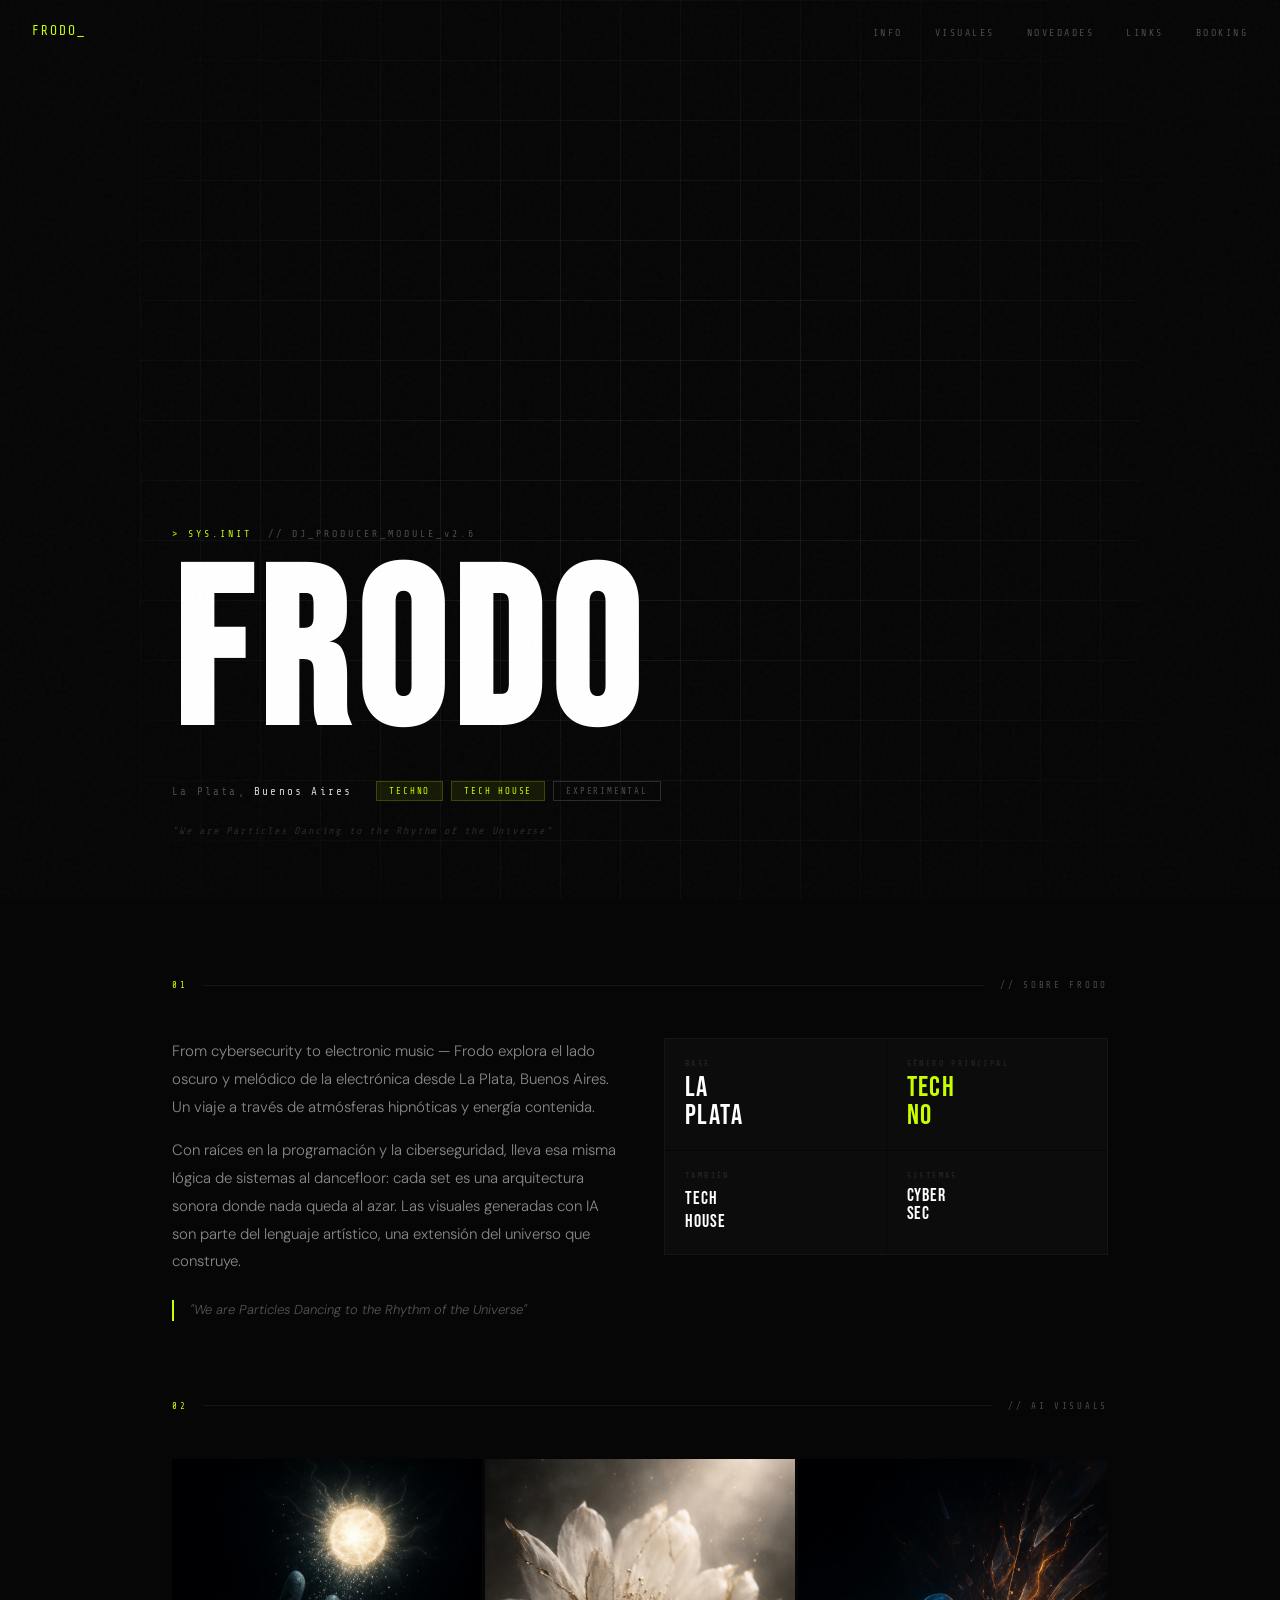
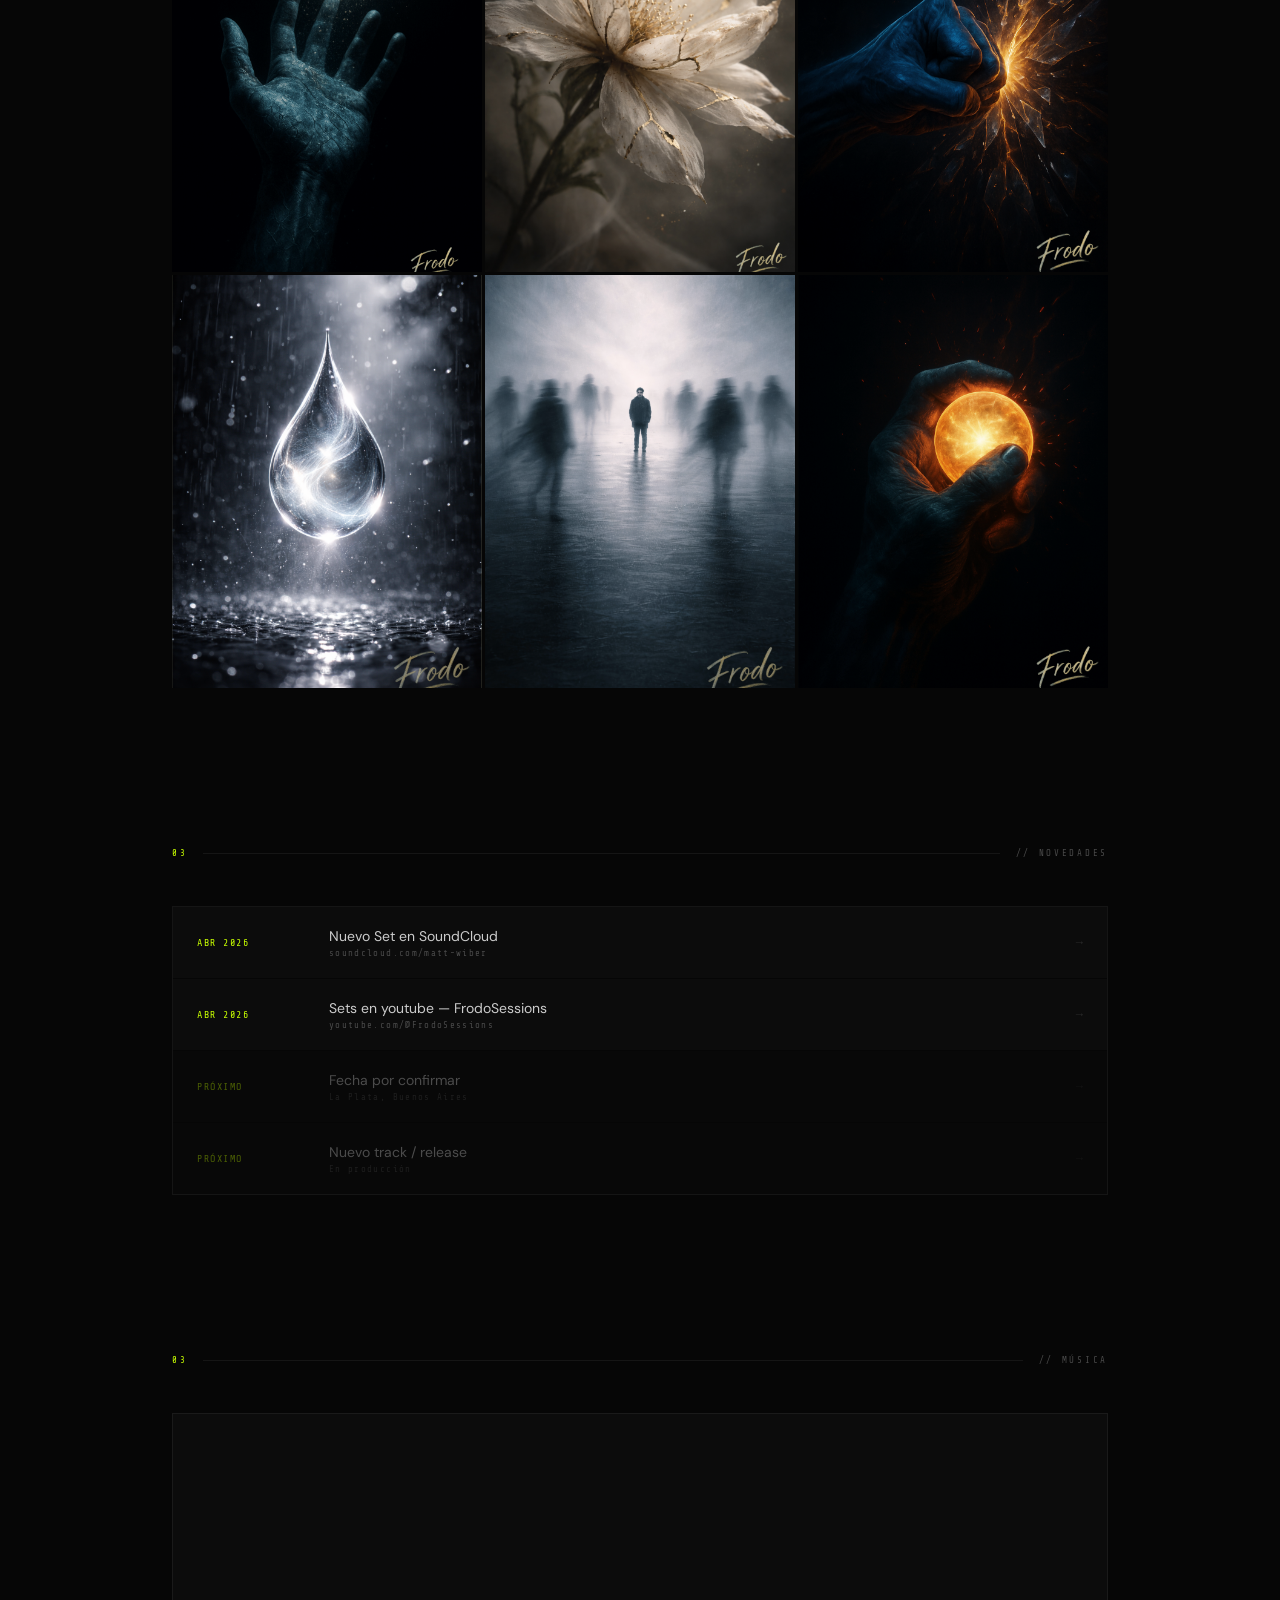
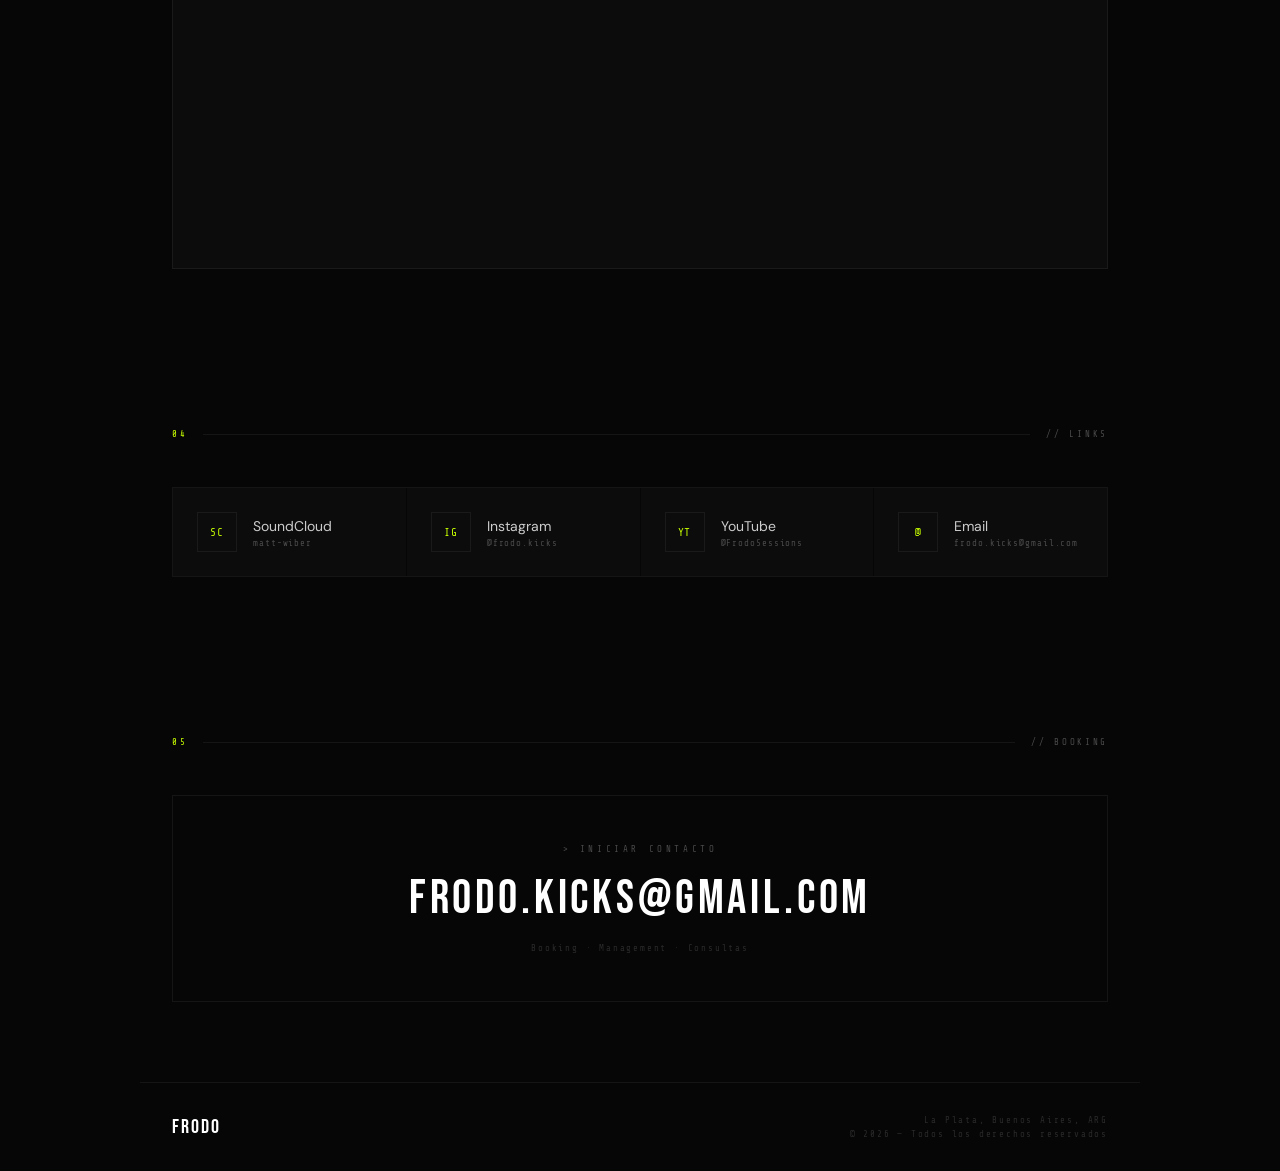
<file: index.html>
<!DOCTYPE html>
<html lang="es">
<head>
  <meta charset="UTF-8" />
  <meta name="viewport" content="width=device-width, initial-scale=1.0" />
  <title>FRODO — DJ / Producer</title>
  <meta name="description" content="FRODO — DJ y productor de techno, tech house y electrónica experimental. La Plata, Buenos Aires." />
  <link rel="preconnect" href="https://fonts.googleapis.com" />
  <link rel="preconnect" href="https://fonts.gstatic.com" crossorigin />
  <link href="https://fonts.googleapis.com/css2?family=Share+Tech+Mono&family=Bebas+Neue&family=DM+Sans:wght@300;400;500&display=swap" rel="stylesheet" />
  <link rel="stylesheet" href="style.css" />


</head>
<body>

  <nav id="nav">
    <a class="nav-logo" href="#">FRODO<span class="blink">_</span></a>
    <ul class="nav-links">
      <li><a href="#bio">Info</a></li>
      <li><a href="#visuals">Visuales</a></li>
      <li><a href="#news">Novedades</a></li>
      <li><a href="#links">Links</a></li>
      <li><a href="#contact">Booking</a></li>
    </ul>
  </nav>

  <!-- HERO -->
  <section class="hero" id="hero">
    <div class="hero-grid"></div>
    <div class="scan"></div>
    <div class="hero-content">
      <p class="hero-sys">> SYS.INIT &nbsp;<span>// DJ_PRODUCER_MODULE_v2.6</span></p>
      <h1 class="hero-name">FRODO</h1>
      <div class="hero-sub">
        <span class="hero-sub-line">La Plata, <strong>Buenos Aires</strong></span>
        <div class="hero-tags">
          <span class="tag active">Techno</span>
          <span class="tag active">Tech House</span>
          <span class="tag">Experimental</span>
        </div>
      </div>
      <p style="font-family: var(--mono); font-size: 10px; color: var(--text-muted); letter-spacing: 0.18em; margin-top: 1.5rem; opacity: 0; animation: fade-up 0.6s ease forwards 0.9s; font-style: italic;">"We are Particles Dancing to the Rhythm of the Universe"</p>
    </div>
  </section>

  <!-- BIO -->
  <section id="bio">
    <div class="section-header">
      <span class="section-num">01</span>
      <div class="section-line"></div>
      <span class="section-title">// Sobre Frodo</span>
    </div>
    <div class="bio-grid">
      <div class="bio-text">
          <p>From cybersecurity to electronic music — Frodo explora el lado oscuro y melódico de la electrónica desde La Plata, Buenos Aires. Un viaje a través de atmósferas hipnóticas y energía contenida.</p>
        <p>Con raíces en la programación y la ciberseguridad, lleva esa misma lógica de sistemas al dancefloor: cada set es una arquitectura sonora donde nada queda al azar. Las visuales generadas con IA son parte del lenguaje artístico, una extensión del universo que construye.</p>
        <p style="margin-top: 1.5rem; font-style: italic; color: #555; font-size: 13px; border-left: 2px solid var(--acid); padding-left: 1rem; line-height: 1.6;">"We are Particles Dancing to the Rhythm of the Universe"</p>
      </div>
      <div class="bio-stats">
        <div class="stat-cell">
          <p class="stat-label">Base</p>
          <p class="stat-value">La <br>Plata</p>
        </div>
        <div class="stat-cell">
          <p class="stat-label">Género principal</p>
          <p class="stat-value acid">TECH<br>NO</p>
        </div>
        <div class="stat-cell">
          <p class="stat-label">También</p>
          <p class="stat-value" style="font-size:18px; line-height:1.3">TECH<br>HOUSE</p>
        </div>
        <div class="stat-cell">
          <p class="stat-label">Sistemas</p>
          <p class="stat-value" style="font-size:18px">CYBER<br>SEC</p>
        </div>
      </div>
    </div>
  </section>

 <!-- GALLERY -->
<section id="visuals" style="padding-top: 0;">
  <div class="section-header">
    <span class="section-num">02</span>
    <div class="section-line"></div>
    <span class="section-title">// AI Visuals</span>
  </div>
  <div class="gallery-grid">

    <div class="gallery-item">
      <img src="images/visual-01.png" alt="AI Visual 01" />
      <div class="gallery-overlay">
        <span class="gallery-overlay-text">AI_VISUAL_001</span>
      </div>
    </div>

    <div class="gallery-item">
      <img src="images/visual-02.png" alt="AI Visual 02" />
      <div class="gallery-overlay">
        <span class="gallery-overlay-text">AI_VISUAL_002</span>
      </div>
    </div>

    <div class="gallery-item">
      <img src="images/visual-03.png" alt="AI Visual 03" />
      <div class="gallery-overlay">
        <span class="gallery-overlay-text">AI_VISUAL_003</span>
      </div>
    </div>

    <div class="gallery-item">
      <img src="images/visual-04.png" alt="AI Visual 04" />
      <div class="gallery-overlay">
        <span class="gallery-overlay-text">AI_VISUAL_004</span>
      </div>
    </div>

    <div class="gallery-item">
      <img src="images/visual-05.png" alt="AI Visual 05" />
      <div class="gallery-overlay">
        <span class="gallery-overlay-text">AI_VISUAL_005</span>
      </div>
    </div>

    <div class="gallery-item">
      <img src="images/visual-06.png" alt="AI Visual 06" />
      <div class="gallery-overlay">
        <span class="gallery-overlay-text">AI_VISUAL_006</span>
      </div>
    </div>

  </div>
</section>

  <!-- NOVEDADES -->
  <section id="news">
    <div class="section-header">
      <span class="section-num">03</span>
      <div class="section-line"></div>
      <span class="section-title">// Novedades</span>
    </div>
    <div class="news-list">
      <!-- TEMPLATE: copiá este bloque para agregar eventos/canciones nuevas -->
      <a href="https://soundcloud.com/matt-wiber" class="news-item" target="_blank" rel="noopener">
        <span class="news-date">ABR 2026</span>
        <div>
          <p class="news-title">Nuevo Set en SoundCloud</p>
          <p class="news-sub">soundcloud.com/matt-wiber</p>
        </div>
        <span class="news-arrow">→</span>
      </a>
      <a href="https://www.youtube.com/@FrodoSessions" class="news-item" target="_blank" rel="noopener">
        <span class="news-date">ABR 2026</span>
        <div>
          <p class="news-title">Sets en youtube — FrodoSessions</p>
          <p class="news-sub">youtube.com/@FrodoSessions</p>
        </div>
        <span class="news-arrow">→</span>
      </a>
      <!-- Placeholder futuros -->
      <div class="news-item placeholder">
        <span class="news-date">PRÓXIMO</span>
        <div>
          <p class="news-title">Fecha por confirmar</p>
          <p class="news-sub">La Plata, Buenos Aires</p>
        </div>
        <span class="news-arrow">→</span>
      </div>
      <div class="news-item placeholder">
        <span class="news-date">PRÓXIMO</span>
        <div>
          <p class="news-title">Nuevo track / release</p>
          <p class="news-sub">En producción</p>
        </div>
        <span class="news-arrow">→</span>
      </div>
    </div>
  </section>

  <!-- SOUNDCLOUD WIDGET -->
<section id="music">
  <div class="section-header">
    <span class="section-num">03</span>
    <div class="section-line"></div>
    <span class="section-title">// Música</span>
  </div>
  <div class="sc-player">
    <iframe width="100%" height="450" scrolling="no" frameborder="no" allow="autoplay"
      src="https://w.soundcloud.com/player/?url=https%3A//soundcloud.com/matt-wiber&color=%23c8ff00&auto_play=false&hide_related=true&show_comments=false&show_user=true&show_reposts=false&show_teaser=false&visual=false">
    </iframe>
  </div>
</section>

  <!-- LINKS -->
  <section id="links">
    <div class="section-header">
      <span class="section-num">04</span>
      <div class="section-line"></div>
      <span class="section-title">// Links</span>
    </div>
    <div class="links-grid">
      <a class="link-card" href="https://soundcloud.com/matt-wiber" target="_blank" rel="noopener">
        <div class="link-icon">SC</div>
        <div>
          <p class="link-name">SoundCloud</p>
          <p class="link-handle">matt-wiber</p>
        </div>
      </a>
      <a class="link-card" href="https://www.instagram.com/frodo.kicks" target="_blank" rel="noopener">
        <div class="link-icon">IG</div>
        <div>
          <p class="link-name">Instagram</p>
          <p class="link-handle">@frodo.kicks</p>
        </div>
      </a>
      <a class="link-card" href="https://www.youtube.com/@FrodoSessions" target="_blank" rel="noopener">
        <div class="link-icon">YT</div>
        <div>
          <p class="link-name">YouTube</p>
          <p class="link-handle">@FrodoSessions</p>
        </div>
      </a>
      <a class="link-card" href="mailto:frodo.kicks@gmail.com">
        <div class="link-icon">@</div>
        <div>
          <p class="link-name">Email</p>
          <p class="link-handle">frodo.kicks@gmail.com</p>
        </div>
      </a>
    </div>
  </section>

  <!-- CONTACT -->
  <section id="contact">
    <div class="section-header">
      <span class="section-num">05</span>
      <div class="section-line"></div>
      <span class="section-title">// Booking</span>
    </div>
    <div class="contact-wrap">
      <p class="contact-pre">> INICIAR CONTACTO</p>
      <a href="mailto:frodo.kicks@gmail.com" class="contact-email">frodo.kicks@gmail.com</a>
      <p class="contact-note">Booking · Management · Consultas</p>
    </div>
  </section>

  <footer>
    <span class="footer-logo">FRODO</span>
    <div class="footer-meta">
      <p>La Plata, Buenos Aires, ARG</p>
      <p style="margin-top:4px;">&copy; 2026 — Todos los derechos reservados</p>
    </div>
  </footer>

  <script>
    const nav = document.getElementById('nav');
    window.addEventListener('scroll', () => {
      nav.classList.toggle('scrolled', window.scrollY > 40);
    });
  </script>

</body>
</html>
</file>
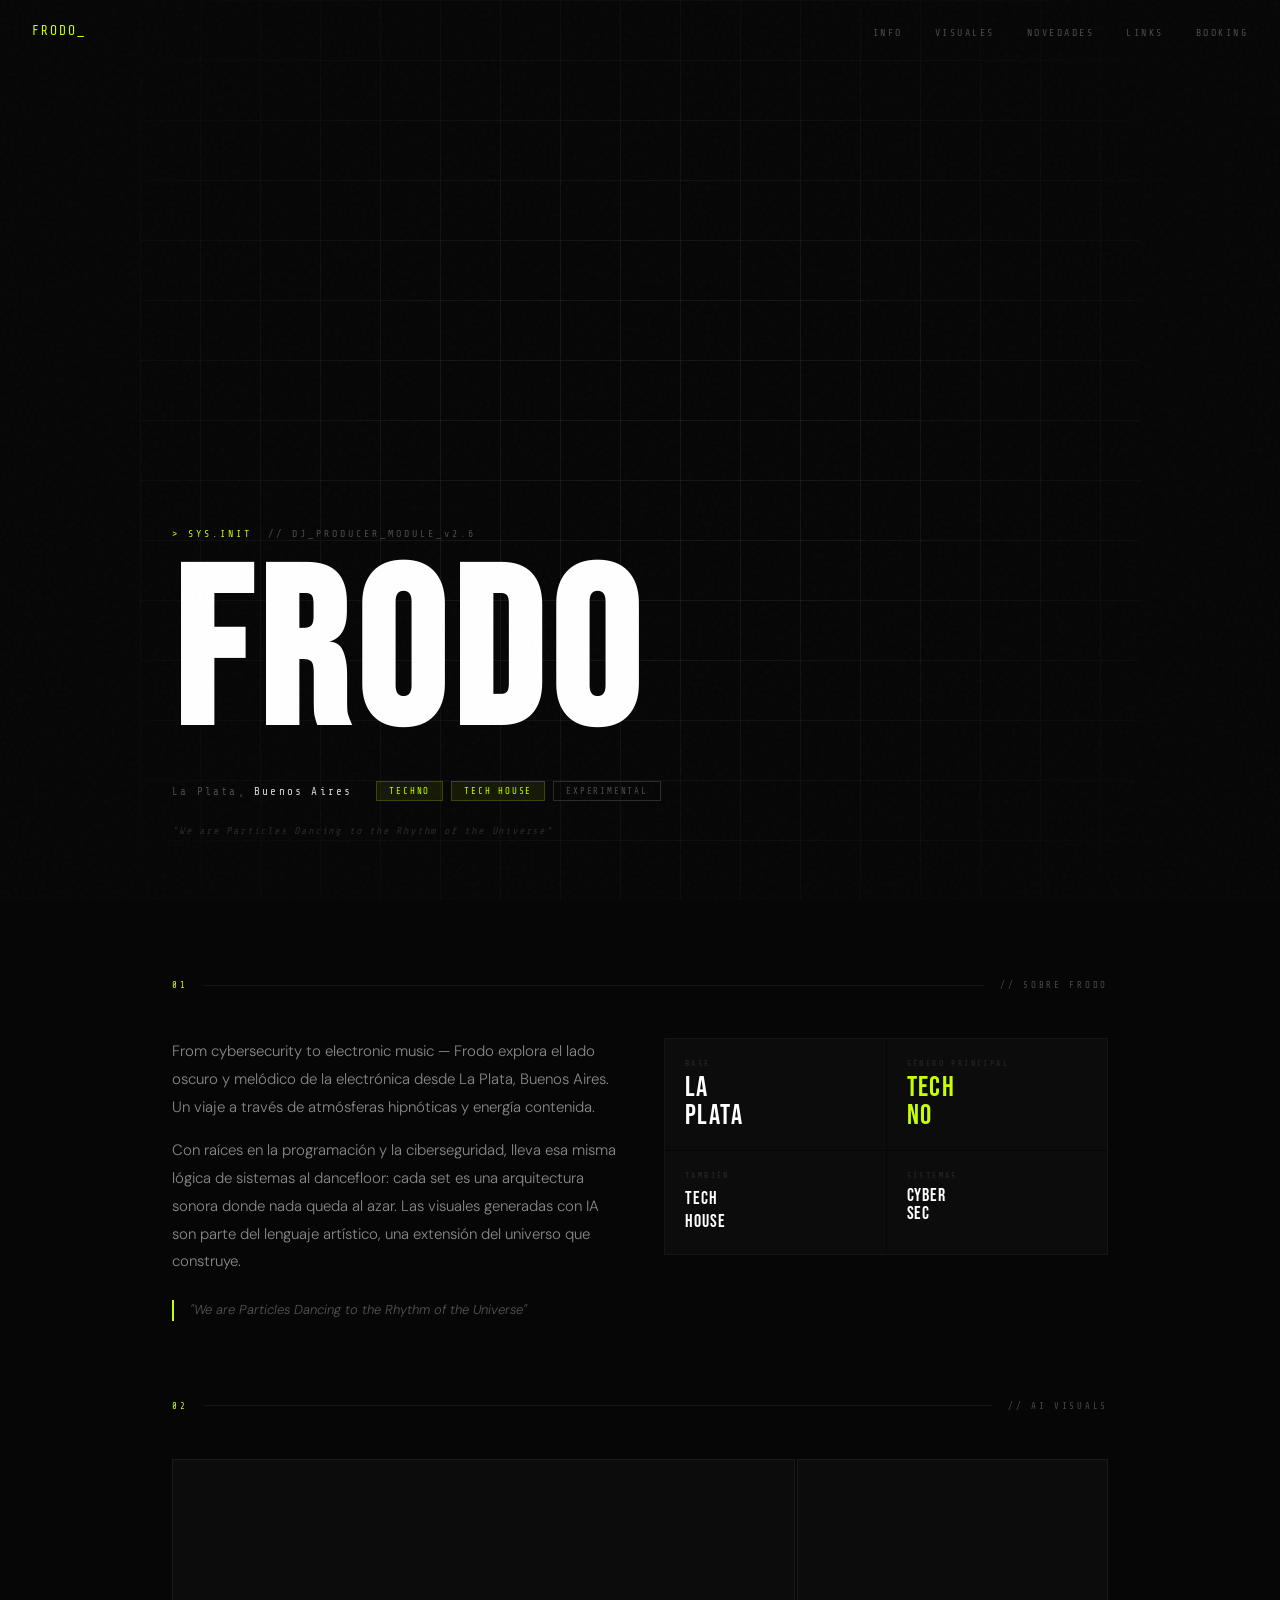
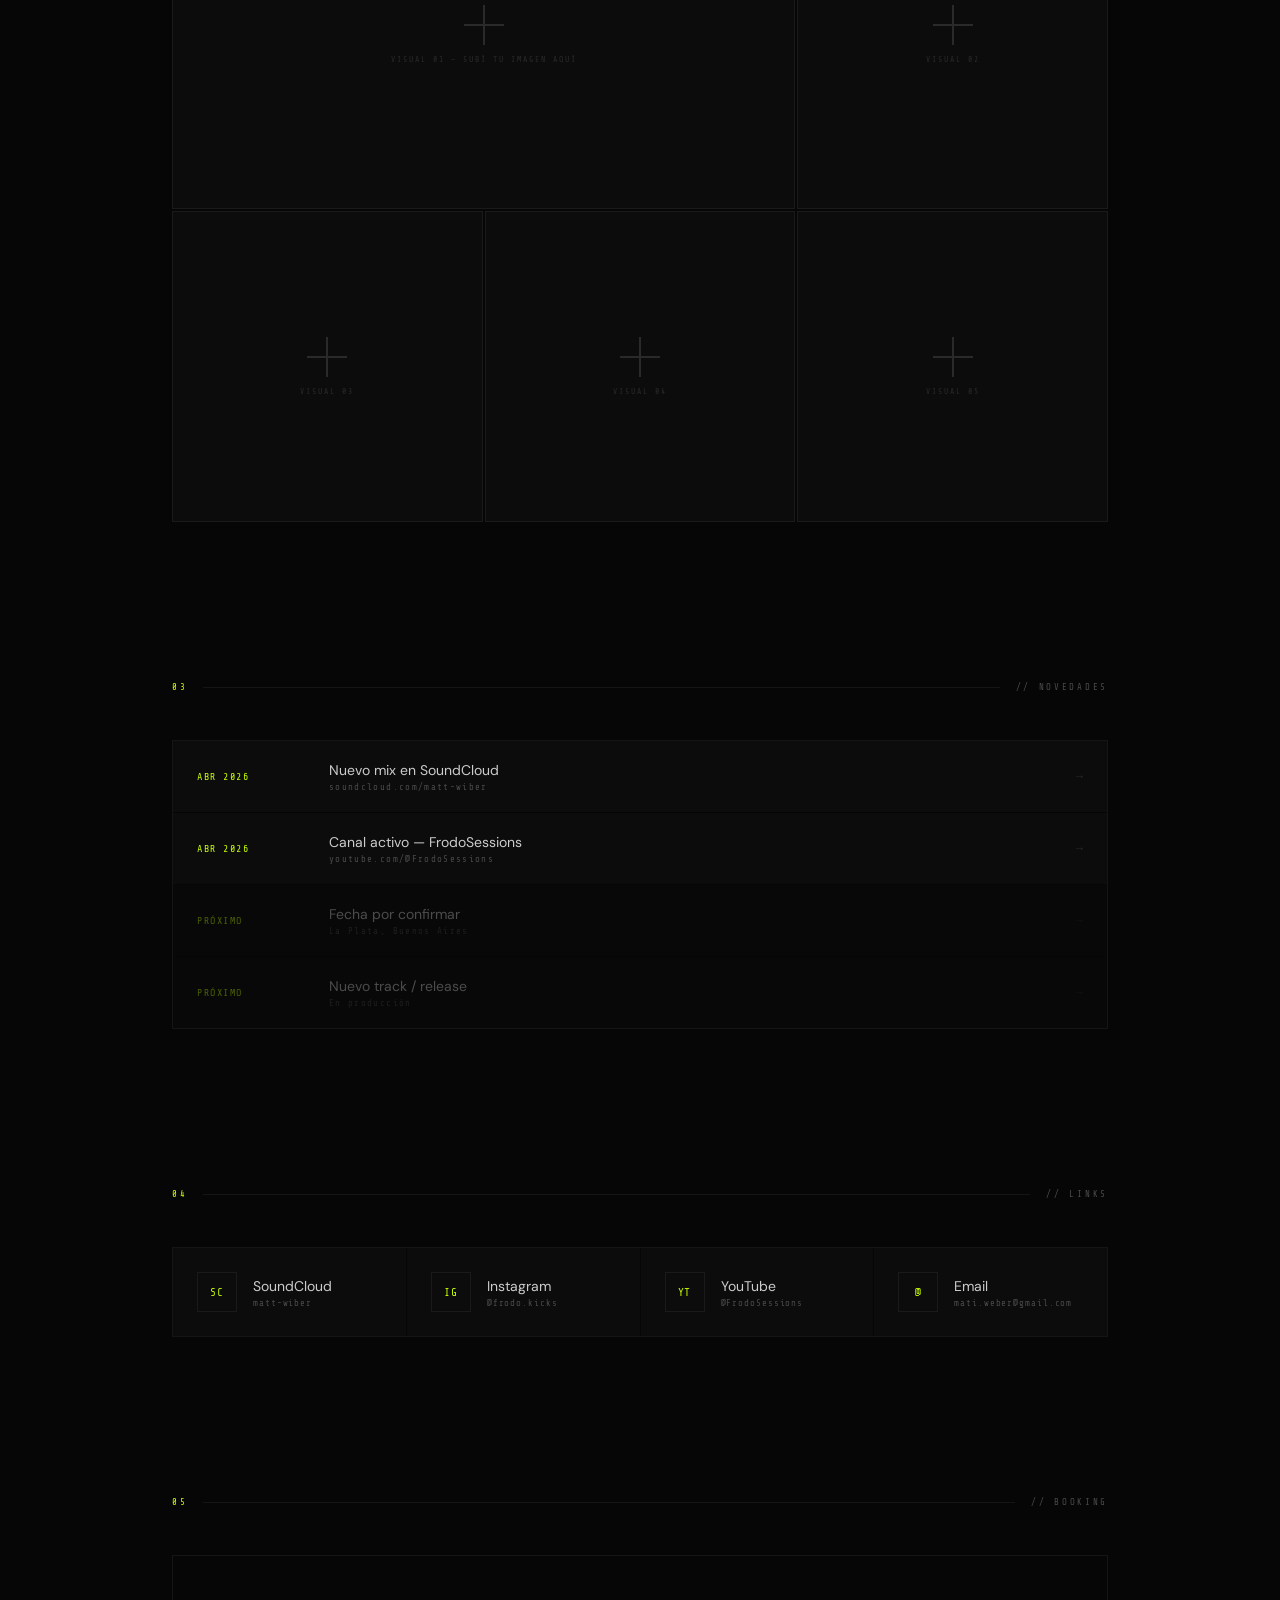
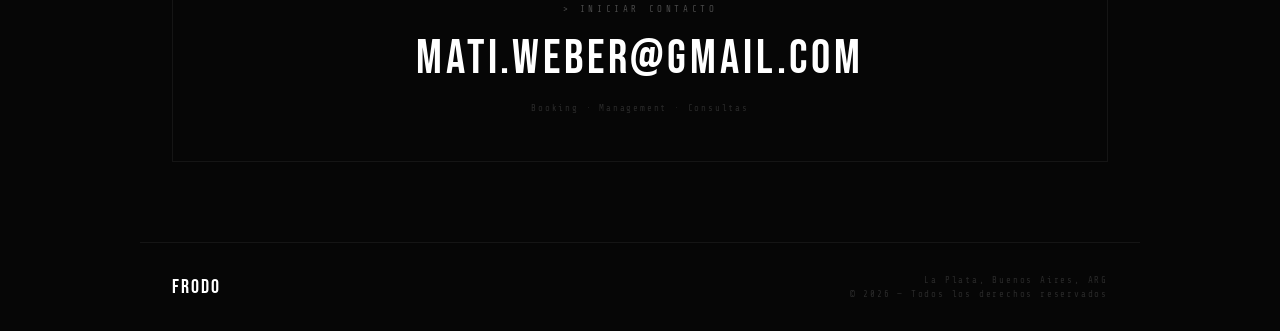
<file: Website Frodo DJ.html>
<!DOCTYPE html>
<html lang="es">
<head>
  <meta charset="UTF-8" />
  <meta name="viewport" content="width=device-width, initial-scale=1.0" />
  <title>FRODO — DJ / Producer</title>
  <meta name="description" content="FRODO — DJ y productor de techno, tech house y electrónica experimental. La Plata, Buenos Aires." />
  <link rel="preconnect" href="https://fonts.googleapis.com" />
  <link rel="preconnect" href="https://fonts.gstatic.com" crossorigin />
  <link href="https://fonts.googleapis.com/css2?family=Share+Tech+Mono&family=Bebas+Neue&family=DM+Sans:wght@300;400;500&display=swap" rel="stylesheet" />
  <style>
    *, *::before, *::after { box-sizing: border-box; margin: 0; padding: 0; }

    :root {
      --acid: #c8ff00;
      --acid-dim: rgba(200, 255, 0, 0.08);
      --acid-mid: rgba(200, 255, 0, 0.25);
      --bg: #060606;
      --bg-1: #0c0c0c;
      --bg-2: #111111;
      --border: rgba(255,255,255,0.06);
      --border-acid: rgba(200, 255, 0, 0.2);
      --text: #d4d4d4;
      --text-dim: #4a4a4a;
      --text-muted: #2a2a2a;
      --mono: 'Share Tech Mono', monospace;
      --display: 'Bebas Neue', sans-serif;
      --body: 'DM Sans', sans-serif;
    }

    html { scroll-behavior: smooth; }

    body {
      background: var(--bg);
      color: var(--text);
      font-family: var(--body);
      font-weight: 300;
      overflow-x: hidden;
      cursor: crosshair;
    }

    /* SCROLLBAR */
    ::-webkit-scrollbar { width: 2px; }
    ::-webkit-scrollbar-track { background: var(--bg); }
    ::-webkit-scrollbar-thumb { background: var(--acid); }

    /* NOISE OVERLAY */
    body::before {
      content: '';
      position: fixed;
      inset: 0;
      background-image: url("data:image/svg+xml,%3Csvg viewBox='0 0 256 256' xmlns='http://www.w3.org/2000/svg'%3E%3Cfilter id='n'%3E%3CfeTurbulence type='fractalNoise' baseFrequency='0.9' numOctaves='4' stitchTiles='stitch'/%3E%3C/filter%3E%3Crect width='100%25' height='100%25' filter='url(%23n)' opacity='1'/%3E%3C/svg%3E");
      opacity: 0.025;
      pointer-events: none;
      z-index: 9999;
    }

    /* NAV */
    nav {
      position: fixed;
      top: 0; left: 0; right: 0;
      z-index: 100;
      padding: 1.25rem 2rem;
      display: flex;
      justify-content: space-between;
      align-items: center;
      border-bottom: 1px solid transparent;
      transition: border-color 0.3s, background 0.3s;
    }

    nav.scrolled {
      border-color: var(--border);
      background: rgba(6,6,6,0.92);
      backdrop-filter: blur(12px);
    }

    .nav-logo {
      font-family: var(--mono);
      font-size: 13px;
      color: var(--acid);
      letter-spacing: 0.15em;
      text-decoration: none;
    }

    .nav-links {
      display: flex;
      gap: 2rem;
      list-style: none;
    }

    .nav-links a {
      font-family: var(--mono);
      font-size: 10px;
      letter-spacing: 0.25em;
      text-transform: uppercase;
      color: var(--text-dim);
      text-decoration: none;
      transition: color 0.2s;
    }

    .nav-links a:hover { color: var(--acid); }

    /* HERO */
    .hero {
      min-height: 100vh;
      display: flex;
      flex-direction: column;
      justify-content: flex-end;
      padding: 0 2rem 4rem;
      position: relative;
      overflow: hidden;
    }

    /* Animated grid */
    .hero-grid {
      position: absolute;
      inset: 0;
      background-image:
        linear-gradient(var(--border) 1px, transparent 1px),
        linear-gradient(90deg, var(--border) 1px, transparent 1px);
      background-size: 60px 60px;
      animation: grid-shift 20s linear infinite;
    }

    @keyframes grid-shift {
      0% { transform: translate(0, 0); }
      100% { transform: translate(60px, 60px); }
    }

    /* Vignette */
    .hero::after {
      content: '';
      position: absolute;
      inset: 0;
      background: radial-gradient(ellipse at center, transparent 30%, var(--bg) 100%);
      pointer-events: none;
    }

    /* Scan line */
    .scan {
      position: absolute;
      left: 0; right: 0;
      height: 1px;
      background: var(--acid);
      opacity: 0;
      animation: scan-anim 6s ease-in-out infinite;
      z-index: 3;
    }

    @keyframes scan-anim {
      0% { top: 0%; opacity: 0; }
      5% { opacity: 0.4; }
      90% { opacity: 0.4; }
      100% { top: 100%; opacity: 0; }
    }

    .hero-content {
      position: relative;
      z-index: 5;
    }

    .hero-sys {
      font-family: var(--mono);
      font-size: 10px;
      color: var(--acid);
      letter-spacing: 0.3em;
      margin-bottom: 1.5rem;
      opacity: 0;
      animation: fade-up 0.6s ease forwards 0.3s;
    }

    .hero-sys span { color: var(--text-dim); }

    .hero-name {
      font-family: var(--display);
      font-size: clamp(90px, 22vw, 220px);
      line-height: 0.88;
      letter-spacing: 0.04em;
      color: #fff;
      position: relative;
      display: inline-block;
      opacity: 0;
      animation: fade-up 0.6s ease forwards 0.5s;
    }

    .hero-name::after {
      content: 'FRODO';
      position: absolute;
      left: 3px; top: 3px;
      color: var(--acid);
      opacity: 0;
      clip-path: polygon(0 30%, 100% 30%, 100% 50%, 0 50%);
      animation: glitch 8s ease-in-out infinite 2s;
    }

    @keyframes glitch {
      0%, 92%, 100% { opacity: 0; left: 3px; }
      93% { opacity: 0.7; left: -4px; }
      94% { opacity: 0; left: 3px; }
      96% { opacity: 0.5; left: 6px; }
      97% { opacity: 0; }
    }

    .hero-sub {
      display: flex;
      align-items: center;
      gap: 1.5rem;
      margin-top: 1.5rem;
      flex-wrap: wrap;
      opacity: 0;
      animation: fade-up 0.6s ease forwards 0.7s;
    }

    .hero-sub-line {
      font-family: var(--mono);
      font-size: 11px;
      letter-spacing: 0.2em;
      color: var(--text-dim);
    }

    .hero-sub-line strong { color: var(--text); font-weight: 400; }

    .hero-tags {
      display: flex;
      gap: 8px;
      flex-wrap: wrap;
    }

    .tag {
      font-family: var(--mono);
      font-size: 9px;
      letter-spacing: 0.2em;
      text-transform: uppercase;
      border: 1px solid var(--text-muted);
      padding: 4px 12px;
      color: var(--text-dim);
    }

    .tag.active {
      border-color: var(--border-acid);
      color: var(--acid);
      background: var(--acid-dim);
    }

    @keyframes fade-up {
      from { opacity: 0; transform: translateY(16px); }
      to { opacity: 1; transform: translateY(0); }
    }

    /* SECTIONS */
    section {
      padding: 5rem 2rem;
      max-width: 1000px;
      margin: 0 auto;
    }

    .section-header {
      display: flex;
      align-items: center;
      gap: 1rem;
      margin-bottom: 3rem;
    }

    .section-num {
      font-family: var(--mono);
      font-size: 9px;
      color: var(--acid);
      letter-spacing: 0.3em;
    }

    .section-line {
      flex: 1;
      height: 1px;
      background: var(--border);
    }

    .section-title {
      font-family: var(--mono);
      font-size: 9px;
      color: var(--text-dim);
      letter-spacing: 0.3em;
      text-transform: uppercase;
    }

    /* BIO */
    .bio-grid {
      display: grid;
      grid-template-columns: 1fr 1fr;
      gap: 3rem;
      align-items: start;
    }

    .bio-text {
      font-size: 15px;
      line-height: 1.85;
      color: #888;
    }

    .bio-text p + p { margin-top: 1rem; }

    .bio-stats {
      display: grid;
      grid-template-columns: 1fr 1fr;
      gap: 1px;
      border: 1px solid var(--border);
      overflow: hidden;
    }

    .stat-cell {
      padding: 1.25rem;
      background: var(--bg-1);
    }

    .stat-label {
      font-family: var(--mono);
      font-size: 8px;
      letter-spacing: 0.3em;
      color: var(--text-muted);
      text-transform: uppercase;
      margin-bottom: 0.4rem;
    }

    .stat-value {
      font-family: var(--display);
      font-size: 28px;
      letter-spacing: 0.05em;
      color: #fff;
      line-height: 1;
    }

    .stat-value.acid { color: var(--acid); }

    /* GALLERY */
    .gallery-grid {
      display: grid;
      grid-template-columns: repeat(12, 1fr);
      grid-template-rows: auto;
      gap: 2px;
    }

    .gallery-item {
      background: var(--bg-1);
      border: 1px solid var(--border);
      overflow: hidden;
      position: relative;
      cursor: pointer;
    }

    .gallery-item:nth-child(1) { grid-column: span 8; aspect-ratio: 16/9; }
    .gallery-item:nth-child(2) { grid-column: span 4; aspect-ratio: auto; }
    .gallery-item:nth-child(3) { grid-column: span 4; aspect-ratio: 1; }
    .gallery-item:nth-child(4) { grid-column: span 4; aspect-ratio: 1; }
    .gallery-item:nth-child(5) { grid-column: span 4; aspect-ratio: 1; }

    .gallery-item img {
      width: 100%;
      height: 100%;
      object-fit: cover;
      display: block;
      filter: grayscale(20%);
      transition: filter 0.4s, transform 0.4s;
    }

    .gallery-item:hover img {
      filter: grayscale(0%) brightness(1.1);
      transform: scale(1.03);
    }

    .gallery-placeholder {
      width: 100%;
      height: 100%;
      min-height: 200px;
      display: flex;
      flex-direction: column;
      align-items: center;
      justify-content: center;
      gap: 10px;
      background: var(--bg-1);
    }

    .gallery-placeholder-icon {
      width: 2px;
      height: 40px;
      background: var(--text-muted);
      position: relative;
    }

    .gallery-placeholder-icon::before {
      content: '';
      position: absolute;
      top: 50%; left: 50%;
      transform: translate(-50%, -50%) rotate(90deg);
      width: 2px;
      height: 40px;
      background: var(--text-muted);
    }

    .gallery-label {
      font-family: var(--mono);
      font-size: 8px;
      letter-spacing: 0.25em;
      color: var(--text-muted);
      text-transform: uppercase;
    }

    .gallery-overlay {
      position: absolute;
      inset: 0;
      background: rgba(6,6,6,0.7);
      display: flex;
      align-items: flex-end;
      padding: 1rem;
      opacity: 0;
      transition: opacity 0.3s;
    }

    .gallery-item:hover .gallery-overlay { opacity: 1; }

    .gallery-overlay-text {
      font-family: var(--mono);
      font-size: 9px;
      letter-spacing: 0.2em;
      color: var(--acid);
    }

    /* NOVEDADES */
    .news-list {
      display: flex;
      flex-direction: column;
      gap: 1px;
      border: 1px solid var(--border);
      overflow: hidden;
    }

    .news-item {
      display: grid;
      grid-template-columns: 100px 1fr auto;
      align-items: center;
      gap: 2rem;
      padding: 1.25rem 1.5rem;
      background: var(--bg-1);
      text-decoration: none;
      color: inherit;
      transition: background 0.2s;
    }

    .news-item:hover { background: var(--bg-2); }

    .news-item.placeholder { opacity: 0.35; pointer-events: none; }

    .news-date {
      font-family: var(--mono);
      font-size: 10px;
      color: var(--acid);
      letter-spacing: 0.15em;
    }

    .news-title {
      font-size: 14px;
      font-weight: 400;
      color: #ccc;
      margin: 0 0 3px;
    }

    .news-sub {
      font-family: var(--mono);
      font-size: 9px;
      color: var(--text-dim);
      letter-spacing: 0.15em;
    }

    .news-arrow {
      font-family: var(--mono);
      font-size: 12px;
      color: var(--text-muted);
      transition: color 0.2s, transform 0.2s;
    }

    .news-item:hover .news-arrow {
      color: var(--acid);
      transform: translateX(4px);
    }

    /* LINKS */
    .links-grid {
      display: grid;
      grid-template-columns: repeat(auto-fit, minmax(220px, 1fr));
      gap: 1px;
      border: 1px solid var(--border);
      overflow: hidden;
    }

    .link-card {
      display: flex;
      align-items: center;
      gap: 1rem;
      padding: 1.5rem;
      background: var(--bg-1);
      text-decoration: none;
      color: inherit;
      transition: background 0.2s;
      position: relative;
      overflow: hidden;
    }

    .link-card::before {
      content: '';
      position: absolute;
      top: 0; left: 0;
      width: 2px;
      height: 0;
      background: var(--acid);
      transition: height 0.3s;
    }

    .link-card:hover { background: var(--bg-2); }
    .link-card:hover::before { height: 100%; }

    .link-icon {
      width: 40px;
      height: 40px;
      border: 1px solid var(--border);
      display: flex;
      align-items: center;
      justify-content: center;
      font-family: var(--mono);
      font-size: 11px;
      color: var(--acid);
      flex-shrink: 0;
      letter-spacing: 0.05em;
    }

    .link-name {
      font-size: 14px;
      font-weight: 400;
      color: #ccc;
      margin: 0 0 3px;
    }

    .link-handle {
      font-family: var(--mono);
      font-size: 9px;
      color: var(--text-dim);
      letter-spacing: 0.1em;
    }

    /* CONTACT */
    .contact-wrap {
      border: 1px solid var(--border);
      padding: 3rem;
      text-align: center;
      position: relative;
      overflow: hidden;
    }

    .contact-wrap::before {
      content: '';
      position: absolute;
      inset: 0;
      background: var(--acid-dim);
      opacity: 0;
      transition: opacity 0.3s;
    }

    .contact-wrap:hover::before { opacity: 1; }

    .contact-pre {
      font-family: var(--mono);
      font-size: 9px;
      letter-spacing: 0.4em;
      color: var(--text-dim);
      text-transform: uppercase;
      margin-bottom: 1rem;
    }

    .contact-email {
      font-family: var(--display);
      font-size: clamp(24px, 4vw, 48px);
      letter-spacing: 0.08em;
      color: #fff;
      text-decoration: none;
      display: block;
      transition: color 0.2s;
      position: relative;
      z-index: 1;
    }

    .contact-email:hover { color: var(--acid); }

    .contact-note {
      font-family: var(--mono);
      font-size: 9px;
      letter-spacing: 0.2em;
      color: var(--text-muted);
      margin-top: 1rem;
      position: relative;
      z-index: 1;
    }

    /* FOOTER */
    footer {
      border-top: 1px solid var(--border);
      padding: 2rem;
      display: flex;
      justify-content: space-between;
      align-items: center;
      max-width: 1000px;
      margin: 0 auto;
    }

    .footer-logo {
      font-family: var(--display);
      font-size: 20px;
      letter-spacing: 0.1em;
      color: #fff;
    }

    .footer-meta {
      font-family: var(--mono);
      font-size: 9px;
      letter-spacing: 0.2em;
      color: var(--text-muted);
      text-align: right;
    }

    /* TERMINAL BLINK */
    .blink {
      animation: blink 1.2s step-end infinite;
    }
    @keyframes blink {
      0%, 100% { opacity: 1; }
      50% { opacity: 0; }
    }

    /* RESPONSIVE */
    @media (max-width: 768px) {
      nav { padding: 1rem 1.25rem; }
      .nav-links { display: none; }
      .hero { padding: 0 1.25rem 3rem; }
      .hero-name { font-size: clamp(70px, 20vw, 130px); }
      section { padding: 3.5rem 1.25rem; }
      .bio-grid { grid-template-columns: 1fr; gap: 2rem; }
      .gallery-item:nth-child(1) { grid-column: span 12; }
      .gallery-item:nth-child(2) { grid-column: span 12; aspect-ratio: 16/9; }
      .gallery-item:nth-child(3),
      .gallery-item:nth-child(4),
      .gallery-item:nth-child(5) { grid-column: span 4; }
      .news-item { grid-template-columns: 1fr; gap: 0.5rem; }
      .news-date { font-size: 9px; }
      .contact-wrap { padding: 2rem 1.25rem; }
      footer { flex-direction: column; gap: 1rem; text-align: center; }
      .footer-meta { text-align: center; }
    }
  </style>
</head>
<body>

  <nav id="nav">
    <a class="nav-logo" href="#">FRODO<span class="blink">_</span></a>
    <ul class="nav-links">
      <li><a href="#bio">Info</a></li>
      <li><a href="#visuals">Visuales</a></li>
      <li><a href="#news">Novedades</a></li>
      <li><a href="#links">Links</a></li>
      <li><a href="#contact">Booking</a></li>
    </ul>
  </nav>

  <!-- HERO -->
  <section class="hero" id="hero">
    <div class="hero-grid"></div>
    <div class="scan"></div>
    <div class="hero-content">
      <p class="hero-sys">> SYS.INIT &nbsp;<span>// DJ_PRODUCER_MODULE_v2.6</span></p>
      <h1 class="hero-name">FRODO</h1>
      <div class="hero-sub">
        <span class="hero-sub-line">La Plata, <strong>Buenos Aires</strong></span>
        <div class="hero-tags">
          <span class="tag active">Techno</span>
          <span class="tag active">Tech House</span>
          <span class="tag">Experimental</span>
        </div>
      </div>
      <p style="font-family: var(--mono); font-size: 10px; color: var(--text-muted); letter-spacing: 0.18em; margin-top: 1.5rem; opacity: 0; animation: fade-up 0.6s ease forwards 0.9s; font-style: italic;">"We are Particles Dancing to the Rhythm of the Universe"</p>
    </div>
  </section>

  <!-- BIO -->
  <section id="bio">
    <div class="section-header">
      <span class="section-num">01</span>
      <div class="section-line"></div>
      <span class="section-title">// Sobre Frodo</span>
    </div>
    <div class="bio-grid">
      <div class="bio-text">
          <p>From cybersecurity to electronic music — Frodo explora el lado oscuro y melódico de la electrónica desde La Plata, Buenos Aires. Un viaje a través de atmósferas hipnóticas y energía contenida.</p>
        <p>Con raíces en la programación y la ciberseguridad, lleva esa misma lógica de sistemas al dancefloor: cada set es una arquitectura sonora donde nada queda al azar. Las visuales generadas con IA son parte del lenguaje artístico, una extensión del universo que construye.</p>
        <p style="margin-top: 1.5rem; font-style: italic; color: #555; font-size: 13px; border-left: 2px solid var(--acid); padding-left: 1rem; line-height: 1.6;">"We are Particles Dancing to the Rhythm of the Universe"</p>
      </div>
      <div class="bio-stats">
        <div class="stat-cell">
          <p class="stat-label">Base</p>
          <p class="stat-value">La <br>Plata</p>
        </div>
        <div class="stat-cell">
          <p class="stat-label">Género principal</p>
          <p class="stat-value acid">TECH<br>NO</p>
        </div>
        <div class="stat-cell">
          <p class="stat-label">También</p>
          <p class="stat-value" style="font-size:18px; line-height:1.3">TECH<br>HOUSE</p>
        </div>
        <div class="stat-cell">
          <p class="stat-label">Sistemas</p>
          <p class="stat-value" style="font-size:18px">CYBER<br>SEC</p>
        </div>
      </div>
    </div>
  </section>

  <!-- GALLERY -->
  <section id="visuals" style="padding-top: 0;">
    <div class="section-header">
      <span class="section-num">02</span>
      <div class="section-line"></div>
      <span class="section-title">// AI Visuals</span>
    </div>
    <div class="gallery-grid">
      <!-- Reemplazá src="..." con tus imágenes reales -->
      <div class="gallery-item">
        <div class="gallery-placeholder">
          <div class="gallery-placeholder-icon"></div>
          <span class="gallery-label">Visual 01 — subí tu imagen aquí</span>
        </div>
        <div class="gallery-overlay">
          <span class="gallery-overlay-text">AI_VISUAL_001.jpg</span>
        </div>
      </div>
      <div class="gallery-item">
        <div class="gallery-placeholder">
          <div class="gallery-placeholder-icon"></div>
          <span class="gallery-label">Visual 02</span>
        </div>
        <div class="gallery-overlay">
          <span class="gallery-overlay-text">AI_VISUAL_002.jpg</span>
        </div>
      </div>
      <div class="gallery-item">
        <div class="gallery-placeholder">
          <div class="gallery-placeholder-icon"></div>
          <span class="gallery-label">Visual 03</span>
        </div>
        <div class="gallery-overlay">
          <span class="gallery-overlay-text">AI_VISUAL_003.jpg</span>
        </div>
      </div>
      <div class="gallery-item">
        <div class="gallery-placeholder">
          <div class="gallery-placeholder-icon"></div>
          <span class="gallery-label">Visual 04</span>
        </div>
        <div class="gallery-overlay">
          <span class="gallery-overlay-text">AI_VISUAL_004.jpg</span>
        </div>
      </div>
      <div class="gallery-item">
        <div class="gallery-placeholder">
          <div class="gallery-placeholder-icon"></div>
          <span class="gallery-label">Visual 05</span>
        </div>
        <div class="gallery-overlay">
          <span class="gallery-overlay-text">AI_VISUAL_005.jpg</span>
        </div>
      </div>
    </div>
  </section>

  <!-- NOVEDADES -->
  <section id="news">
    <div class="section-header">
      <span class="section-num">03</span>
      <div class="section-line"></div>
      <span class="section-title">// Novedades</span>
    </div>
    <div class="news-list">
      <!-- TEMPLATE: copiá este bloque para agregar eventos/canciones nuevas -->
      <a href="https://soundcloud.com/matt-wiber" class="news-item" target="_blank" rel="noopener">
        <span class="news-date">ABR 2026</span>
        <div>
          <p class="news-title">Nuevo mix en SoundCloud</p>
          <p class="news-sub">soundcloud.com/matt-wiber</p>
        </div>
        <span class="news-arrow">→</span>
      </a>
      <a href="https://www.youtube.com/@FrodoSessions" class="news-item" target="_blank" rel="noopener">
        <span class="news-date">ABR 2026</span>
        <div>
          <p class="news-title">Canal activo — FrodoSessions</p>
          <p class="news-sub">youtube.com/@FrodoSessions</p>
        </div>
        <span class="news-arrow">→</span>
      </a>
      <!-- Placeholder futuros -->
      <div class="news-item placeholder">
        <span class="news-date">PRÓXIMO</span>
        <div>
          <p class="news-title">Fecha por confirmar</p>
          <p class="news-sub">La Plata, Buenos Aires</p>
        </div>
        <span class="news-arrow">→</span>
      </div>
      <div class="news-item placeholder">
        <span class="news-date">PRÓXIMO</span>
        <div>
          <p class="news-title">Nuevo track / release</p>
          <p class="news-sub">En producción</p>
        </div>
        <span class="news-arrow">→</span>
      </div>
    </div>
  </section>

  <!-- LINKS -->
  <section id="links">
    <div class="section-header">
      <span class="section-num">04</span>
      <div class="section-line"></div>
      <span class="section-title">// Links</span>
    </div>
    <div class="links-grid">
      <a class="link-card" href="https://soundcloud.com/matt-wiber" target="_blank" rel="noopener">
        <div class="link-icon">SC</div>
        <div>
          <p class="link-name">SoundCloud</p>
          <p class="link-handle">matt-wiber</p>
        </div>
      </a>
      <a class="link-card" href="https://www.instagram.com/frodo.kicks" target="_blank" rel="noopener">
        <div class="link-icon">IG</div>
        <div>
          <p class="link-name">Instagram</p>
          <p class="link-handle">@frodo.kicks</p>
        </div>
      </a>
      <a class="link-card" href="https://www.youtube.com/@FrodoSessions" target="_blank" rel="noopener">
        <div class="link-icon">YT</div>
        <div>
          <p class="link-name">YouTube</p>
          <p class="link-handle">@FrodoSessions</p>
        </div>
      </a>
      <a class="link-card" href="mailto:mati.weber@gmail.com">
        <div class="link-icon">@</div>
        <div>
          <p class="link-name">Email</p>
          <p class="link-handle">mati.weber@gmail.com</p>
        </div>
      </a>
    </div>
  </section>

  <!-- CONTACT -->
  <section id="contact">
    <div class="section-header">
      <span class="section-num">05</span>
      <div class="section-line"></div>
      <span class="section-title">// Booking</span>
    </div>
    <div class="contact-wrap">
      <p class="contact-pre">> INICIAR CONTACTO</p>
      <a href="mailto:mati.weber@gmail.com" class="contact-email">mati.weber@gmail.com</a>
      <p class="contact-note">Booking · Management · Consultas</p>
    </div>
  </section>

  <footer>
    <span class="footer-logo">FRODO</span>
    <div class="footer-meta">
      <p>La Plata, Buenos Aires, ARG</p>
      <p style="margin-top:4px;">&copy; 2026 — Todos los derechos reservados</p>
    </div>
  </footer>

  <script>
    const nav = document.getElementById('nav');
    window.addEventListener('scroll', () => {
      nav.classList.toggle('scrolled', window.scrollY > 40);
    });
  </script>

</body>
</html>
</file>
<file: style.css>
*, *::before, *::after { box-sizing: border-box; margin: 0; padding: 0; }

:root {
  --acid: #c8ff00;
  --acid-dim: rgba(200, 255, 0, 0.08);
  --acid-mid: rgba(200, 255, 0, 0.25);
  --bg: #060606;
  --bg-1: #0c0c0c;
  --bg-2: #111111;
  --border: rgba(255,255,255,0.06);
  --border-acid: rgba(200, 255, 0, 0.2);
  --text: #d4d4d4;
  --text-dim: #4a4a4a;
  --text-muted: #2a2a2a;
  --mono: 'Share Tech Mono', monospace;
  --display: 'Bebas Neue', sans-serif;
  --body: 'DM Sans', sans-serif;
}

html { scroll-behavior: smooth; }

body {
  background: var(--bg);
  color: var(--text);
  font-family: var(--body);
  font-weight: 300;
  overflow-x: hidden;
  cursor: crosshair;
}

::-webkit-scrollbar { width: 2px; }
::-webkit-scrollbar-track { background: var(--bg); }
::-webkit-scrollbar-thumb { background: var(--acid); }

body::before {
  content: '';
  position: fixed;
  inset: 0;
  background-image: url("data:image/svg+xml,%3Csvg viewBox='0 0 256 256' xmlns='http://www.w3.org/2000/svg'%3E%3Cfilter id='n'%3E%3CfeTurbulence type='fractalNoise' baseFrequency='0.9' numOctaves='4' stitchTiles='stitch'/%3E%3C/filter%3E%3Crect width='100%25' height='100%25' filter='url(%23n)' opacity='1'/%3E%3C/svg%3E");
  opacity: 0.025;
  pointer-events: none;
  z-index: 9999;
}

.sc-player {
  border: 1px solid var(--border);
  background: var(--bg-1);
  padding: 2px;
}

.sc-player iframe {
  display: block;
}

/* NAV */
nav {
  position: fixed;
  top: 0; left: 0; right: 0;
  z-index: 100;
  padding: 1.25rem 2rem;
  display: flex;
  justify-content: space-between;
  align-items: center;
  border-bottom: 1px solid transparent;
  transition: border-color 0.3s, background 0.3s;
}

nav.scrolled {
  border-color: var(--border);
  background: rgba(6,6,6,0.92);
  backdrop-filter: blur(12px);
}

.nav-logo {
  font-family: var(--mono);
  font-size: 13px;
  color: var(--acid);
  letter-spacing: 0.15em;
  text-decoration: none;
}

.nav-links {
  display: flex;
  gap: 2rem;
  list-style: none;
}

.nav-links a {
  font-family: var(--mono);
  font-size: 10px;
  letter-spacing: 0.25em;
  text-transform: uppercase;
  color: var(--text-dim);
  text-decoration: none;
  transition: color 0.2s;
}

.nav-links a:hover { color: var(--acid); }

/* HERO */
.hero {
  min-height: 100vh;
  display: flex;
  flex-direction: column;
  justify-content: flex-end;
  padding: 0 2rem 4rem;
  position: relative;
  overflow: hidden;
}

.hero-grid {
  position: absolute;
  inset: 0;
  background-image:
    linear-gradient(var(--border) 1px, transparent 1px),
    linear-gradient(90deg, var(--border) 1px, transparent 1px);
  background-size: 60px 60px;
  animation: grid-shift 20s linear infinite;
}

@keyframes grid-shift {
  0% { transform: translate(0, 0); }
  100% { transform: translate(60px, 60px); }
}

.hero::after {
  content: '';
  position: absolute;
  inset: 0;
  background: radial-gradient(ellipse at center, transparent 30%, var(--bg) 100%);
  pointer-events: none;
}

.scan {
  position: absolute;
  left: 0; right: 0;
  height: 1px;
  background: var(--acid);
  opacity: 0;
  animation: scan-anim 6s ease-in-out infinite;
  z-index: 3;
}

@keyframes scan-anim {
  0% { top: 0%; opacity: 0; }
  5% { opacity: 0.4; }
  90% { opacity: 0.4; }
  100% { top: 100%; opacity: 0; }
}

.hero-content {
  position: relative;
  z-index: 5;
}

.hero-sys {
  font-family: var(--mono);
  font-size: 10px;
  color: var(--acid);
  letter-spacing: 0.3em;
  margin-bottom: 1.5rem;
  opacity: 0;
  animation: fade-up 0.6s ease forwards 0.3s;
}

.hero-sys span { color: var(--text-dim); }

.hero-name {
  font-family: var(--display);
  font-size: clamp(90px, 22vw, 220px);
  line-height: 0.88;
  letter-spacing: 0.04em;
  color: #fff;
  position: relative;
  display: inline-block;
  opacity: 0;
  animation: fade-up 0.6s ease forwards 0.5s;
}

.hero-name::after {
  content: 'FRODO';
  position: absolute;
  left: 3px; top: 3px;
  color: var(--acid);
  opacity: 0;
  clip-path: polygon(0 30%, 100% 30%, 100% 50%, 0 50%);
  animation: glitch 8s ease-in-out infinite 2s;
}

@keyframes glitch {
  0%, 92%, 100% { opacity: 0; left: 3px; }
  93% { opacity: 0.7; left: -4px; }
  94% { opacity: 0; left: 3px; }
  96% { opacity: 0.5; left: 6px; }
  97% { opacity: 0; }
}

.hero-sub {
  display: flex;
  align-items: center;
  gap: 1.5rem;
  margin-top: 1.5rem;
  flex-wrap: wrap;
  opacity: 0;
  animation: fade-up 0.6s ease forwards 0.7s;
}

.hero-sub-line {
  font-family: var(--mono);
  font-size: 11px;
  letter-spacing: 0.2em;
  color: var(--text-dim);
}

.hero-sub-line strong { color: var(--text); font-weight: 400; }

.hero-tags {
  display: flex;
  gap: 8px;
  flex-wrap: wrap;
}

.tag {
  font-family: var(--mono);
  font-size: 9px;
  letter-spacing: 0.2em;
  text-transform: uppercase;
  border: 1px solid var(--text-muted);
  padding: 4px 12px;
  color: var(--text-dim);
}

.tag.active {
  border-color: var(--border-acid);
  color: var(--acid);
  background: var(--acid-dim);
}

@keyframes fade-up {
  from { opacity: 0; transform: translateY(16px); }
  to { opacity: 1; transform: translateY(0); }
}

/* SECTIONS */
section {
  padding: 5rem 2rem;
  max-width: 1000px;
  margin: 0 auto;
}

.section-header {
  display: flex;
  align-items: center;
  gap: 1rem;
  margin-bottom: 3rem;
}

.section-num {
  font-family: var(--mono);
  font-size: 9px;
  color: var(--acid);
  letter-spacing: 0.3em;
}

.section-line {
  flex: 1;
  height: 1px;
  background: var(--border);
}

.section-title {
  font-family: var(--mono);
  font-size: 9px;
  color: var(--text-dim);
  letter-spacing: 0.3em;
  text-transform: uppercase;
}

/* BIO */
.bio-grid {
  display: grid;
  grid-template-columns: 1fr 1fr;
  gap: 3rem;
  align-items: start;
}

.bio-text {
  font-size: 15px;
  line-height: 1.85;
  color: #888;
}

.bio-text p + p { margin-top: 1rem; }

.bio-stats {
  display: grid;
  grid-template-columns: 1fr 1fr;
  gap: 1px;
  border: 1px solid var(--border);
  overflow: hidden;
}

.stat-cell {
  padding: 1.25rem;
  background: var(--bg-1);
}

.stat-label {
  font-family: var(--mono);
  font-size: 8px;
  letter-spacing: 0.3em;
  color: var(--text-muted);
  text-transform: uppercase;
  margin-bottom: 0.4rem;
}

.stat-value {
  font-family: var(--display);
  font-size: 28px;
  letter-spacing: 0.05em;
  color: #fff;
  line-height: 1;
}

.stat-value.acid { color: var(--acid); }

/* GALLERY */
.gallery-grid {
  display: grid;
  grid-template-columns: repeat(3, 1fr);
  gap: 3px;
}

.gallery-item {
  position: relative;
  overflow: hidden;
  background: var(--bg-1);
  aspect-ratio: 3/4;
  cursor: pointer;
}

.gallery-item img {
  position: absolute;
  inset: 0;
  width: 100%;
  height: 100%;
  object-fit: cover;
  object-position: center;
  display: block;
  filter: grayscale(15%);
  transition: filter 0.4s ease, transform 0.5s ease;
}

.gallery-item:hover img {
  filter: grayscale(0%) brightness(1.08);
  transform: scale(1.04);
}

.gallery-overlay {
  position: absolute;
  inset: 0;
  background: rgba(6,6,6,0.65);
  display: flex;
  align-items: flex-end;
  padding: 1rem;
  opacity: 0;
  transition: opacity 0.3s;
}

.gallery-item:hover .gallery-overlay { opacity: 1; }

.gallery-overlay-text {
  font-family: var(--mono);
  font-size: 9px;
  letter-spacing: 0.2em;
  color: var(--acid);
}

/* NOVEDADES */
.news-list {
  display: flex;
  flex-direction: column;
  gap: 1px;
  border: 1px solid var(--border);
  overflow: hidden;
}

.news-item {
  display: grid;
  grid-template-columns: 100px 1fr auto;
  align-items: center;
  gap: 2rem;
  padding: 1.25rem 1.5rem;
  background: var(--bg-1);
  text-decoration: none;
  color: inherit;
  transition: background 0.2s;
}

.news-item:hover { background: var(--bg-2); }
.news-item.placeholder { opacity: 0.35; pointer-events: none; }

.news-date {
  font-family: var(--mono);
  font-size: 10px;
  color: var(--acid);
  letter-spacing: 0.15em;
}

.news-title {
  font-size: 14px;
  font-weight: 400;
  color: #ccc;
  margin: 0 0 3px;
}

.news-sub {
  font-family: var(--mono);
  font-size: 9px;
  color: var(--text-dim);
  letter-spacing: 0.15em;
}

.news-arrow {
  font-family: var(--mono);
  font-size: 12px;
  color: var(--text-muted);
  transition: color 0.2s, transform 0.2s;
}

.news-item:hover .news-arrow {
  color: var(--acid);
  transform: translateX(4px);
}

/* LINKS */
.links-grid {
  display: grid;
  grid-template-columns: repeat(auto-fit, minmax(220px, 1fr));
  gap: 1px;
  border: 1px solid var(--border);
  overflow: hidden;
}

.link-card {
  display: flex;
  align-items: center;
  gap: 1rem;
  padding: 1.5rem;
  background: var(--bg-1);
  text-decoration: none;
  color: inherit;
  transition: background 0.2s;
  position: relative;
  overflow: hidden;
}

.link-card::before {
  content: '';
  position: absolute;
  top: 0; left: 0;
  width: 2px;
  height: 0;
  background: var(--acid);
  transition: height 0.3s;
}

.link-card:hover { background: var(--bg-2); }
.link-card:hover::before { height: 100%; }

.link-icon {
  width: 40px;
  height: 40px;
  border: 1px solid var(--border);
  display: flex;
  align-items: center;
  justify-content: center;
  font-family: var(--mono);
  font-size: 11px;
  color: var(--acid);
  flex-shrink: 0;
  letter-spacing: 0.05em;
}

.link-name {
  font-size: 14px;
  font-weight: 400;
  color: #ccc;
  margin: 0 0 3px;
}

.link-handle {
  font-family: var(--mono);
  font-size: 9px;
  color: var(--text-dim);
  letter-spacing: 0.1em;
}

/* CONTACT */
.contact-wrap {
  border: 1px solid var(--border);
  padding: 3rem;
  text-align: center;
  position: relative;
  overflow: hidden;
}

.contact-wrap::before {
  content: '';
  position: absolute;
  inset: 0;
  background: var(--acid-dim);
  opacity: 0;
  transition: opacity 0.3s;
}

.contact-wrap:hover::before { opacity: 1; }

.contact-pre {
  font-family: var(--mono);
  font-size: 9px;
  letter-spacing: 0.4em;
  color: var(--text-dim);
  text-transform: uppercase;
  margin-bottom: 1rem;
}

.contact-email {
  font-family: var(--display);
  font-size: clamp(24px, 4vw, 48px);
  letter-spacing: 0.08em;
  color: #fff;
  text-decoration: none;
  display: block;
  transition: color 0.2s;
  position: relative;
  z-index: 1;
}

.contact-email:hover { color: var(--acid); }

.contact-note {
  font-family: var(--mono);
  font-size: 9px;
  letter-spacing: 0.2em;
  color: var(--text-muted);
  margin-top: 1rem;
  position: relative;
  z-index: 1;
}

/* FOOTER */
footer {
  border-top: 1px solid var(--border);
  padding: 2rem;
  display: flex;
  justify-content: space-between;
  align-items: center;
  max-width: 1000px;
  margin: 0 auto;
}

.footer-logo {
  font-family: var(--display);
  font-size: 20px;
  letter-spacing: 0.1em;
  color: #fff;
}

.footer-meta {
  font-family: var(--mono);
  font-size: 9px;
  letter-spacing: 0.2em;
  color: var(--text-muted);
  text-align: right;
}

.blink {
  animation: blink 1.2s step-end infinite;
}
@keyframes blink {
  0%, 100% { opacity: 1; }
  50% { opacity: 0; }
}

/* RESPONSIVE TABLET */
@media (max-width: 768px) {
  nav { padding: 1rem 1.25rem; }
  .nav-links { display: none; }
  .hero { padding: 0 1.25rem 3rem; }
  .hero-name { font-size: clamp(70px, 20vw, 130px); }
  section { padding: 3.5rem 1.25rem; }
  .bio-grid { grid-template-columns: 1fr; gap: 2rem; }
  .gallery-grid { grid-template-columns: repeat(2, 1fr); }
  .gallery-item { aspect-ratio: 3/4; }
  .gallery-item:nth-child(1) { grid-column: span 2; aspect-ratio: 16/9; }
  .news-item { grid-template-columns: 1fr; gap: 0.5rem; }
  .news-date { font-size: 9px; }
  .contact-wrap { padding: 2rem 1.25rem; }
  footer { flex-direction: column; gap: 1rem; text-align: center; }
  .footer-meta { text-align: center; }
}

/* RESPONSIVE MOBILE */
@media (max-width: 480px) {
  .gallery-grid { grid-template-columns: 1fr; }
  .gallery-item { aspect-ratio: 3/4; }
  .gallery-item:nth-child(1) { grid-column: span 1; aspect-ratio: 3/4; }
}
</file>
